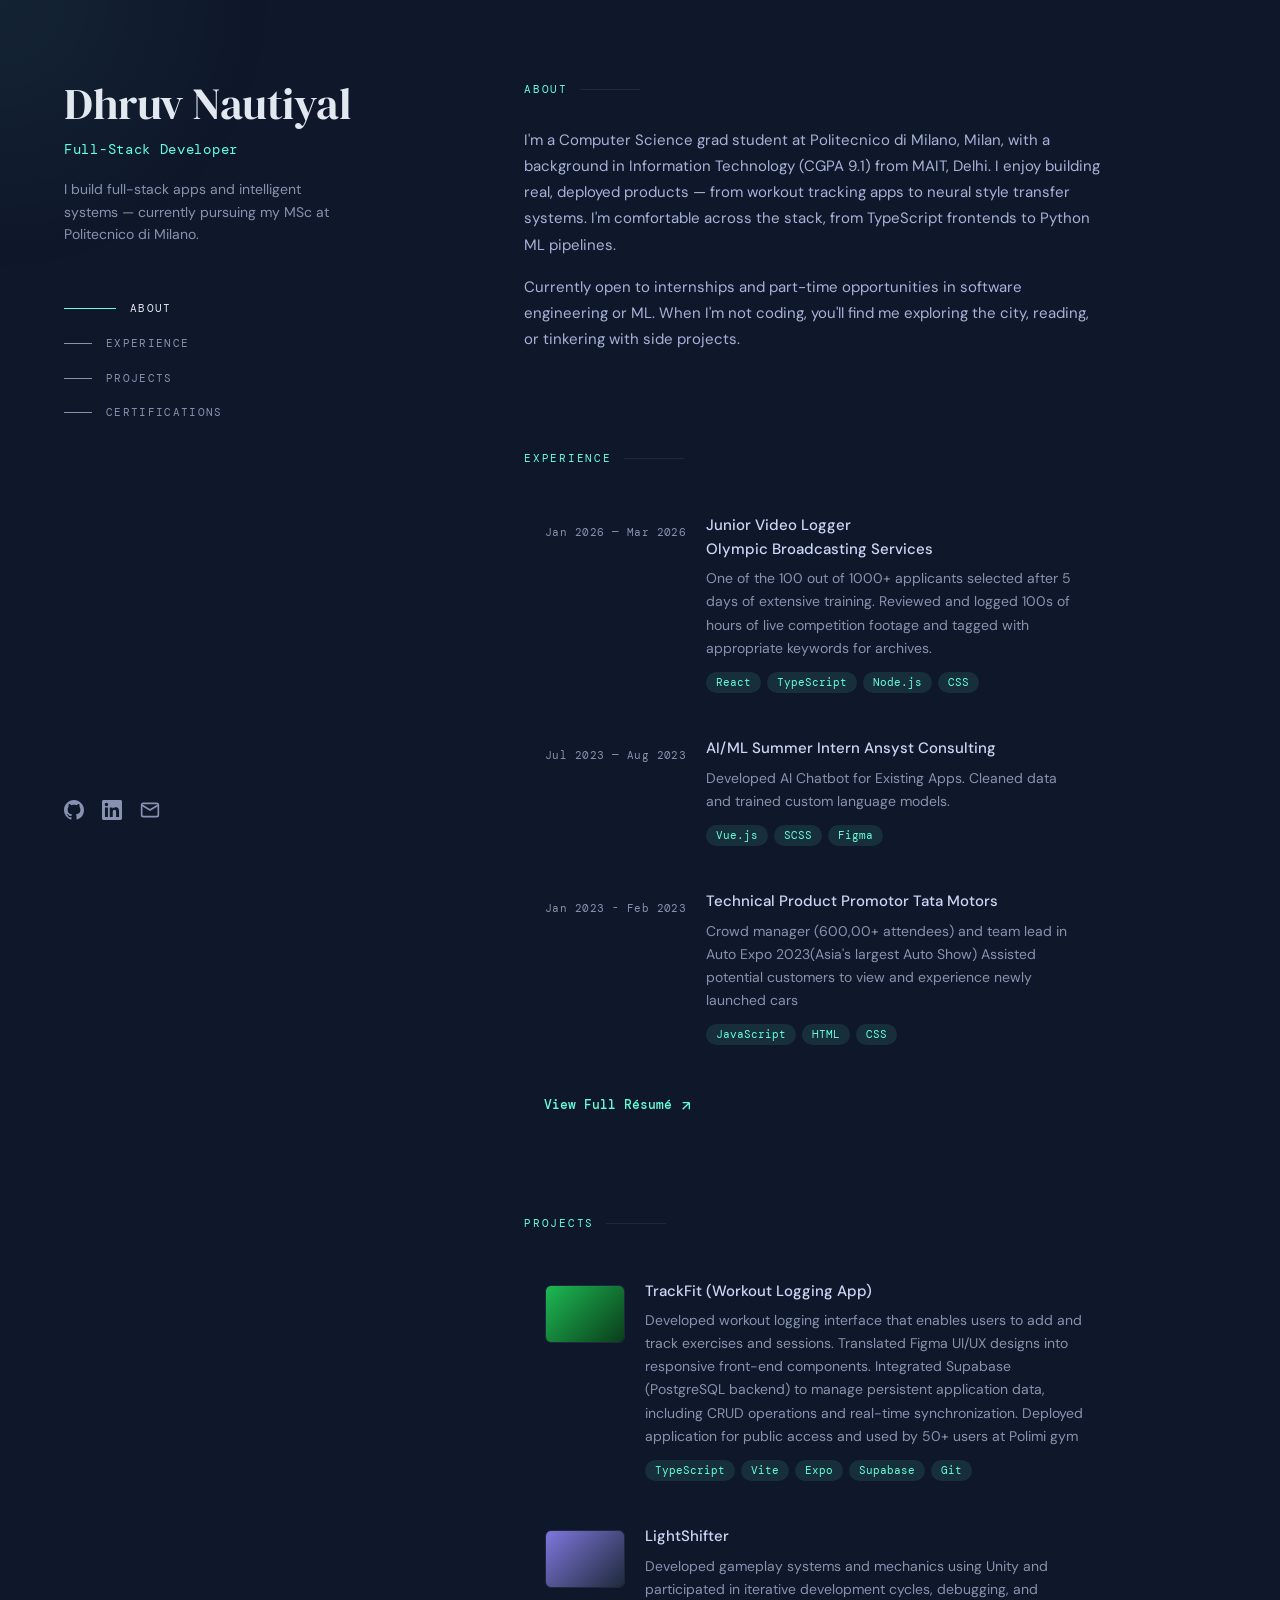
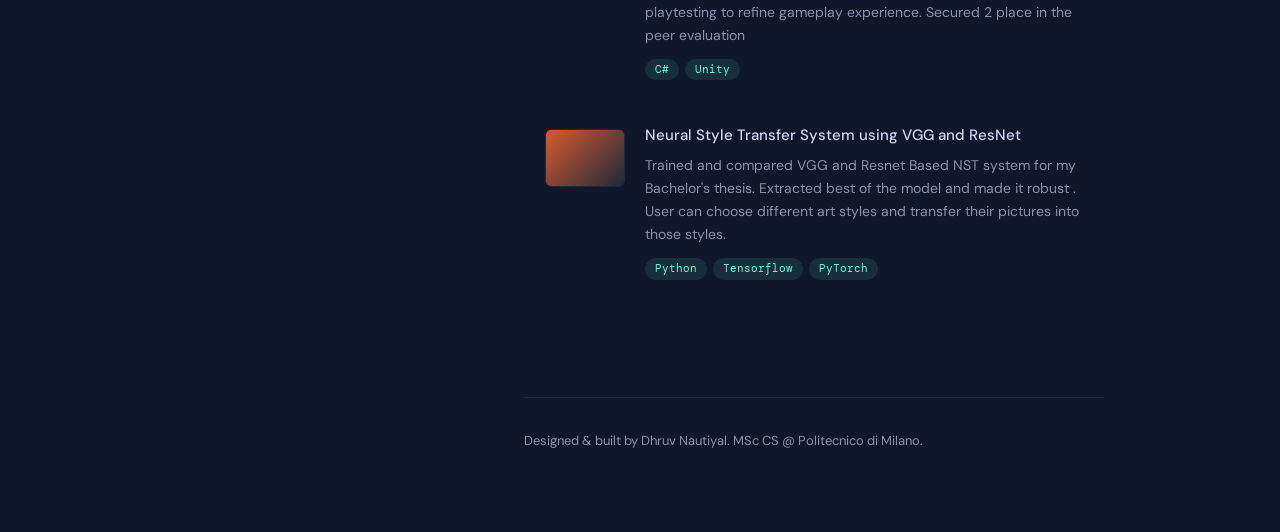
<file: index.html>
<!DOCTYPE html>
<html lang="en">
  <head>
    <meta charset="UTF-8" />
    <meta name="viewport" content="width=device-width, initial-scale=1.0" />
    <title>Dhruv Nautiyal — Developer</title>
    <meta name="description" content="I build full-stack apps and intelligent systems — currently pursuing my MSc at Politecnico di Milano." />
    <link rel="stylesheet" href="style.css" />
    <link rel="preconnect" href="https://fonts.googleapis.com" />
    <link rel="preconnect" href="https://fonts.gstatic.com" crossorigin />
    <link href="https://fonts.googleapis.com/css2?family=DM+Serif+Display&family=DM+Mono:wght@400;500&family=DM+Sans:wght@300;400;500&display=swap" rel="stylesheet" />
  </head>
  <body>
    <div class="glow-cursor" id="glow"></div>

    <div class="layout">
      <!-- ======= LEFT / STICKY SIDEBAR ======= -->
      <aside class="sidebar">
        <div class="sidebar-inner">
          <div class="sidebar-top">
            <h1 class="name">Dhruv Nautiyal</h1>
            <p class="title">Full-Stack Developer</p>
            <p class="tagline">
              I build full-stack apps and intelligent systems — currently pursuing my MSc at Politecnico di Milano.
            </p>

            <nav class="nav" aria-label="On-page navigation">
              <a href="#about" class="nav-link active">
                <span class="nav-line"></span>
                <span>About</span>
              </a>
              <a href="#experience" class="nav-link">
                <span class="nav-line"></span>
                <span>Experience</span>
              </a>
              <a href="#projects" class="nav-link">
                <span class="nav-line"></span>
                <span>Projects</span>
              </a>
              <a href="#certifications" class="nav-link">
                <span class="nav-line"></span>
                <span>Certifications</span>
              </a>
            </nav>
          </div>

          <div class="socials">
            <!-- Replace href values with your own links -->
            <a href="https://github.com/dhroov101" target="_blank" rel="noopener" aria-label="GitHub">
              <svg viewBox="0 0 24 24" fill="currentColor"><path d="M12 0C5.37 0 0 5.37 0 12c0 5.31 3.435 9.795 8.205 11.385.6.105.825-.255.825-.57 0-.285-.015-1.23-.015-2.235-3.015.555-3.795-.735-4.035-1.41-.135-.345-.72-1.41-1.23-1.695-.42-.225-1.02-.78-.015-.795.945-.015 1.62.87 1.845 1.23 1.08 1.815 2.805 1.305 3.495.99.105-.78.42-1.305.765-1.605-2.67-.3-5.46-1.335-5.46-5.925 0-1.305.465-2.385 1.23-3.225-.12-.3-.54-1.53.12-3.18 0 0 1.005-.315 3.3 1.23.96-.27 1.98-.405 3-.405s2.04.135 3 .405c2.295-1.56 3.3-1.23 3.3-1.23.66 1.65.24 2.88.12 3.18.765.84 1.23 1.905 1.23 3.225 0 4.605-2.805 5.625-5.475 5.925.435.375.81 1.095.81 2.22 0 1.605-.015 2.895-.015 3.3 0 .315.225.69.825.57A12.02 12.02 0 0024 12c0-6.63-5.37-12-12-12z"/></svg>
            </a>
            <a href="https://www.linkedin.com/in/dhruv-nautiyal-885186209/" target="_blank" rel="noopener" aria-label="LinkedIn">
              <svg viewBox="0 0 24 24" fill="currentColor"><path d="M20.447 20.452h-3.554v-5.569c0-1.328-.027-3.037-1.852-3.037-1.853 0-2.136 1.445-2.136 2.939v5.667H9.351V9h3.414v1.561h.046c.477-.9 1.637-1.85 3.37-1.85 3.601 0 4.267 2.37 4.267 5.455v6.286zM5.337 7.433a2.062 2.062 0 01-2.063-2.065 2.064 2.064 0 112.063 2.065zm1.782 13.019H3.555V9h3.564v11.452zM22.225 0H1.771C.792 0 0 .774 0 1.729v20.542C0 23.227.792 24 1.771 24h20.451C23.2 24 24 23.227 24 22.271V1.729C24 .774 23.2 0 22.222 0h.003z"/></svg>
            </a>

            <a href="mailto:dhruv.nautiyal420@gmail.com" aria-label="Email">
              <svg viewBox="0 0 24 24" fill="none" stroke="currentColor" stroke-width="2"><path d="M4 4h16c1.1 0 2 .9 2 2v12c0 1.1-.9 2-2 2H4c-1.1 0-2-.9-2-2V6c0-1.1.9-2 2-2z"/><polyline points="22,6 12,12 2,6"/></svg>
            </a>
          </div>
        </div>
      </aside>

      <!-- ======= RIGHT / SCROLLABLE CONTENT ======= -->
      <main class="content">

        <!-- ABOUT -->
        <section id="about">
          <div class="section-label">About</div>
          <p>
            I'm a Computer Science grad student at Politecnico di Milano, Milan, with a background in Information Technology (CGPA 9.1) from MAIT, Delhi. I enjoy building real, deployed products — from workout tracking apps to neural style transfer systems. I'm comfortable across the stack, from TypeScript frontends to Python ML pipelines.

          </p>
          <p>
            Currently open to internships and part-time opportunities in software engineering or ML. When I'm not coding, you'll find me exploring the city, reading, or tinkering with side projects.
          </p>
          <!-- ADD MORE PARAGRAPHS ABOUT YOURSELF HERE -->
        </section>

        <!-- EXPERIENCE -->
        <section id="experience">
          <div class="section-label">Experience</div>

          <!-- EXPERIENCE ITEM — duplicate this block to add more -->
          <div class="card" tabindex="0">
            <div class="card-meta">
              <span class="card-date">Jan 2026 — Mar 2026</span>
            </div>
            <div class="card-body">
              <h3 class="card-title">
                Junior Video Logger
                <a href="https://www.obs.tv/home" target="_blank" rel="noopener" aria-label="Company website">
                  Olympic Broadcasting Services
                  <svg class="link-icon" viewBox="0 0 24 24" fill="none" stroke="currentColor" stroke-width="2"><path d="M7 17L17 7M17 7H7M17 7v10\"/></svg>
                </a>
              </h3>
              <p class="card-desc">
                One of the 100 out of 1000+ applicants selected after 5 days of extensive training. 
Reviewed and logged 100s of hours of live competition footage and tagged with appropriate
keywords for archives.
              <div class="tags">
                <span class="tag">React</span>
                <span class="tag">TypeScript</span>
                <span class="tag">Node.js</span>
                <span class="tag">CSS</span>
              </div>
            </div>
          </div>

          <div class="card" tabindex="0">
            <div class="card-meta">
              <span class="card-date">Jul 2023 — Aug 2023</span>
            </div>
            <div class="card-body">
              <h3 class="card-title">
                AI/ML Summer Intern                                                
                <a href="https://www.linkedin.com/company/ansyst-consulting/?originalSubdomain=in" target="_blank" rel="noopener" aria-label="Company website">
                  Ansyst Consulting
                  <svg class="link-icon" viewBox="0 0 24 24" fill="none" stroke="currentColor" stroke-width="2"><path d="M7 17L17 7M17 7H7M17 7v10"/></svg>
                </a>
              </h3>
              <p class="card-desc">
                Developed AI Chatbot for Existing Apps.
Cleaned data and trained custom language models.
              </p>
              <div class="tags">
                <span class="tag">Vue.js</span>
                <span class="tag">SCSS</span>
                <span class="tag">Figma</span>
              </div>
            </div>
          </div>

          <div class="card" tabindex="0">
            <div class="card-meta">
              <span class="card-date">Jan 2023 - Feb 2023</span>
            </div>
            <div class="card-body">
              <h3 class="card-title">
                Technical Product Promotor
                <a href="https://www.tatamotors.com" target="_blank" rel="noopener" aria-label="Company website">
                 Tata Motors 
                  <svg class="link-icon" viewBox="0 0 24 24" fill="none" stroke="currentColor" stroke-width="2"><path d="M7 17L17 7M17 7H7M17 7v10"/></svg>
                </a>
              </h3>
              <p class="card-desc">
                Crowd manager (600,00+ attendees) and team lead in Auto Expo 2023(Asia's largest Auto
Show)
Assisted potential customers to view and experience newly launched cars 
              </p>
              <div class="tags">
                <span class="tag">JavaScript</span>
                <span class="tag">HTML</span>
                <span class="tag">CSS</span>
              </div>
            </div>
          </div>

          <a class="resume-link" href="Dhruv_Nautiyal_Resume.pdf" target="_blank" rel="noopener">
            View Full Résumé
            <svg viewBox="0 0 24 24" fill="none" stroke="currentColor" stroke-width="2"><path d="M7 17L17 7M17 7H7M17 7v10"/></svg>
          </a>
        </section>

        <!-- PROJECTS -->
        <section id="projects">
          <div class="section-label">Projects</div>

          <!-- PROJECT ITEM — duplicate this block to add more -->
          <div class="card project-card" tabindex="0">
            <div class="project-img">
              <!-- Replace with: <img src="images/project1.png" alt="Project screenshot" /> -->
              <div class="project-img-placeholder" style="background: linear-gradient(135deg, #1db954 0%, #0a3d1a 100%)"></div>
            </div>
            <div class="card-body">
              <h3 class="card-title">
                <a href="https://dhroov101.github.io/TrackFit2/" target="_blank" rel="noopener">
                  TrackFit (Workout Logging App)
                  <svg class="link-icon" viewBox="0 0 24 24" fill="none" stroke="currentColor" stroke-width="2"><path d="M7 17L17 7M17 7H7M17 7v10"/></svg>
                </a>
              </h3>
              <p class="card-desc">
                Developed workout logging interface that enables users to add and track exercises and
sessions.
Translated Figma UI/UX designs into responsive front-end components.
Integrated Supabase (PostgreSQL backend) to manage persistent application data,
including CRUD operations and real-time synchronization.
Deployed application for public access and used by 50+ users at Polimi gym
              <div class="tags">
                <span class="tag">TypeScript</span>
                <span class="tag">Vite</span>
                <span class="tag">Expo</span>
                <span class="tag">Supabase</span>
                <span class="tag">Git</span>
              </div>
            </div>
          </div>

          <div class="card project-card" tabindex="0">
            <div class="project-img">
              <div class="project-img-placeholder" style="background: linear-gradient(135deg, #7f77dd 0%, #1e293b 100%)"></div>
            </div>
            <div class="card-body">
              <h3 class="card-title">
                <a href="https://polimi-game-collective.itch.io/lightshifter" target="_blank" rel="noopener">
                  LightShifter 
                  <svg class="link-icon" viewBox="0 0 24 24" fill="none" stroke="currentColor" stroke-width="2"><path d="M7 17L17 7M17 7H7M17 7v10"/></svg>
                </a>
              </h3>
              <p class="card-desc">
                Developed gameplay systems and mechanics using Unity and participated in iterative
development cycles, debugging, and playtesting to refine gameplay experience.
Secured 2 place in the peer evaluation
              </p>
              <div class="tags">
                <span class="tag">C#</span>
                <span class="tag">Unity</span>
              </div>
            </div>
          </div>

          <div class="card project-card" tabindex="0">
            <div class="project-img">
              <div class="project-img-placeholder" style="background: linear-gradient(135deg, #d85a30 0%, #1e293b 100%)"></div>
            </div>
            <div class="card-body">
              <h3 class="card-title">
                <a href="research_paper.docx" target="_blank" rel="noopener">
                  Neural Style Transfer System using VGG and ResNet
                  <svg class="link-icon" viewBox="0 0 24 24" fill="none" stroke="currentColor" stroke-width="2"><path d="M7 17L17 7M17 7H7M17 7v10"/></svg>
                </a>
              </h3>
              <p class="card-desc">
                Trained and compared VGG and Resnet Based NST system for my Bachelor's thesis.
Extracted best of the model and made it robust .
User can choose different art styles and transfer their pictures into those styles.
              </p>
              <div class="tags">
                <span class="tag">Python</span>
                <span class="tag">Tensorflow</span>
                <span class="tag">PyTorch</span>
              </div>
            </div>
          </div>
        </section>

        <footer>
          <p>
            Designed & built by Dhruv Nautiyal. MSc CS @ Politecnico di Milano.
          </p>
        </footer>

      </main>
    </div>

    <script src="script.js"></script>
  </body>
</html>
</file>
<file: style.css>
/* =============================================
   PORTFOLIO — Brittany Chiang inspired
   Dark navy · teal accents · DM font family
   ============================================= */

/* ---- Variables ---- */
:root {
  --navy:      #0f172a;
  --navy-light:#1e293b;
  --navy-mid:  #162032;
  --slate:     #8892b0;
  --slate-light:#a8b2d8;
  --white:     #ccd6f6;
  --white-pure:#e2e8f0;
  --teal:      #64ffda;
  --teal-dim:  rgba(100, 255, 218, 0.1);
  --font-display: 'DM Serif Display', Georgia, serif;
  --font-body:    'DM Sans', system-ui, sans-serif;
  --font-mono:    'DM Mono', 'Fira Code', monospace;
  --transition: all 0.2s cubic-bezier(0.4, 0, 0.2, 1);
  --sidebar-width: 380px;
}

/* ---- Reset ---- */
*, *::before, *::after { box-sizing: border-box; margin: 0; padding: 0; }
html { scroll-behavior: smooth; }

body {
  background: var(--navy);
  color: var(--slate);
  font-family: var(--font-body);
  font-size: 15px;
  line-height: 1.7;
  -webkit-font-smoothing: antialiased;
  overflow-x: hidden;
}

a {
  color: inherit;
  text-decoration: none;
}

/* ---- Cursor glow ---- */
.glow-cursor {
  pointer-events: none;
  position: fixed;
  width: 600px;
  height: 600px;
  border-radius: 50%;
  background: radial-gradient(circle, rgba(100, 255, 218, 0.055) 0%, transparent 65%);
  transform: translate(-50%, -50%);
  z-index: 0;
  transition: left 0.08s ease, top 0.08s ease;
}

/* ---- Layout ---- */
.layout {
  display: flex;
  min-height: 100vh;
  max-width: 1200px;
  margin: 0 auto;
  padding: 0 24px;
  position: relative;
  z-index: 1;
}

/* ---- Sidebar ---- */
.sidebar {
  width: var(--sidebar-width);
  min-width: var(--sidebar-width);
  padding: 80px 0 80px;
}

.sidebar-inner {
  position: sticky;
  top: 80px;
  display: flex;
  flex-direction: column;
  height: calc(100vh - 160px);
}

.sidebar-top {
  flex: 1;
}

/* Name & role */
.name {
  font-family: var(--font-display);
  font-size: clamp(32px, 4vw, 44px);
  font-weight: 400;
  color: var(--white-pure);
  line-height: 1.1;
  letter-spacing: -0.5px;
}

.title {
  font-family: var(--font-mono);
  font-size: 14px;
  color: var(--teal);
  margin-top: 10px;
  letter-spacing: 0.05em;
}

.tagline {
  font-size: 14px;
  color: var(--slate);
  margin-top: 16px;
  max-width: 280px;
  line-height: 1.6;
}

/* Nav */
.nav {
  display: flex;
  flex-direction: column;
  gap: 4px;
  margin-top: 48px;
}

.nav-link {
  display: flex;
  align-items: center;
  gap: 14px;
  padding: 6px 0;
  cursor: pointer;
  transition: var(--transition);
  width: fit-content;
}

.nav-line {
  display: block;
  height: 1px;
  width: 28px;
  background: var(--slate);
  transition: var(--transition);
  flex-shrink: 0;
}

.nav-link span:last-child {
  font-family: var(--font-mono);
  font-size: 11px;
  letter-spacing: 0.12em;
  text-transform: uppercase;
  color: var(--slate);
  transition: var(--transition);
}

.nav-link:hover .nav-line,
.nav-link.active .nav-line {
  width: 52px;
  background: var(--teal);
}

.nav-link:hover span:last-child,
.nav-link.active span:last-child {
  color: var(--white-pure);
}

/* Socials */
.socials {
  display: flex;
  gap: 18px;
  padding-top: 24px;
}

.socials a {
  color: var(--slate);
  transition: var(--transition);
  display: flex;
  align-items: center;
}

.socials a:hover {
  color: var(--teal);
  transform: translateY(-2px);
}

.socials svg {
  width: 20px;
  height: 20px;
}

/* ---- Main content ---- */
.content {
  flex: 1;
  padding: 80px 0 80px 80px;
  max-width: 660px;
}

/* ---- Sections ---- */
section {
  margin-bottom: 96px;
  scroll-margin-top: 80px;
}

.section-label {
  font-family: var(--font-mono);
  font-size: 11px;
  letter-spacing: 0.16em;
  text-transform: uppercase;
  color: var(--teal);
  margin-bottom: 28px;
  display: flex;
  align-items: center;
  gap: 12px;
}

.section-label::after {
  content: '';
  display: block;
  height: 1px;
  width: 60px;
  background: var(--navy-light);
}

/* About text */
#about p {
  color: var(--slate-light);
  font-size: 15px;
  line-height: 1.75;
  margin-bottom: 16px;
}

#about p strong {
  color: var(--white);
}

/* ---- Cards ---- */
.card {
  display: flex;
  gap: 20px;
  padding: 20px;
  border-radius: 8px;
  border: 1px solid transparent;
  margin-bottom: 4px;
  cursor: default;
  transition: var(--transition);
  outline: none;
}

.card:hover,
.card:focus-visible {
  background: rgba(100, 255, 218, 0.035);
  border-color: rgba(100, 255, 218, 0.12);
}

.card-meta {
  min-width: 100px;
  padding-top: 3px;
}

.card-date {
  font-family: var(--font-mono);
  font-size: 11px;
  color: var(--slate);
  white-space: nowrap;
  letter-spacing: 0.04em;
}

.card-body {
  flex: 1;
}

.card-title {
  font-size: 15px;
  font-weight: 500;
  color: var(--white);
  line-height: 1.3;
  margin-bottom: 8px;
  display: flex;
  align-items: center;
  flex-wrap: wrap;
  gap: 4px;
}

.card-title a {
  color: var(--white);
  display: inline-flex;
  align-items: center;
  gap: 4px;
  transition: var(--transition);
}

.card-title a:hover {
  color: var(--teal);
}

.link-icon {
  width: 14px;
  height: 14px;
  flex-shrink: 0;
  opacity: 0;
  transform: translate(-2px, 2px);
  transition: var(--transition);
}

.card:hover .link-icon,
.card:focus-visible .link-icon {
  opacity: 1;
  transform: translate(0, 0);
}

.card-desc {
  font-size: 14px;
  color: var(--slate);
  line-height: 1.65;
  margin-bottom: 12px;
}

/* Tags */
.tags {
  display: flex;
  flex-wrap: wrap;
  gap: 6px;
}

.tag {
  font-family: var(--font-mono);
  font-size: 11px;
  color: var(--teal);
  background: var(--teal-dim);
  padding: 3px 10px;
  border-radius: 20px;
  line-height: 1.4;
}

/* Resume link */
.resume-link {
  display: inline-flex;
  align-items: center;
  gap: 6px;
  margin-top: 24px;
  margin-left: 20px;
  font-family: var(--font-mono);
  font-size: 13px;
  font-weight: 500;
  color: var(--teal);
  transition: var(--transition);
}

.resume-link svg {
  width: 16px;
  height: 16px;
  transition: var(--transition);
}

.resume-link:hover {
  color: var(--white-pure);
}

.resume-link:hover svg {
  transform: translate(3px, -3px);
}

/* ---- Project cards ---- */
.project-card {
  flex-direction: row;
  align-items: flex-start;
}

.project-img {
  width: 80px;
  min-width: 80px;
  height: 58px;
  border-radius: 6px;
  overflow: hidden;
  border: 1px solid var(--navy-light);
  margin-top: 3px;
  transition: var(--transition);
}

.project-card:hover .project-img,
.project-card:focus-visible .project-img {
  border-color: rgba(100, 255, 218, 0.3);
}

.project-img img,
.project-img-placeholder {
  width: 100%;
  height: 100%;
  object-fit: cover;
}

/* ---- Footer ---- */
footer {
  margin-top: 40px;
  padding-top: 32px;
  border-top: 1px solid var(--navy-light);
}

footer p {
  font-size: 13px;
  color: var(--slate);
  line-height: 1.7;
}

footer strong {
  color: var(--slate-light);
}

/* =============================================
   RESPONSIVE — tablet & mobile
   ============================================= */
@media (max-width: 1024px) {
  .layout {
    flex-direction: column;
    padding: 0 32px;
  }

  .sidebar {
    width: 100%;
    min-width: unset;
    padding: 72px 0 0;
  }

  .sidebar-inner {
    position: static;
    height: auto;
  }

  .nav { display: none; } /* hidden on mobile — scroll directly */

  .socials { margin-top: 28px; }

  .content {
    padding: 56px 0 80px;
    max-width: 100%;
  }

  .card { flex-direction: column; gap: 10px; }
  .card-meta { min-width: unset; }
  .project-card { flex-direction: row; }
}

@media (max-width: 600px) {
  .layout { padding: 0 20px; }
  .name { font-size: 30px; }
  .content { padding: 40px 0 60px; }
  .project-img { width: 60px; min-width: 60px; height: 46px; }
}
</file>
